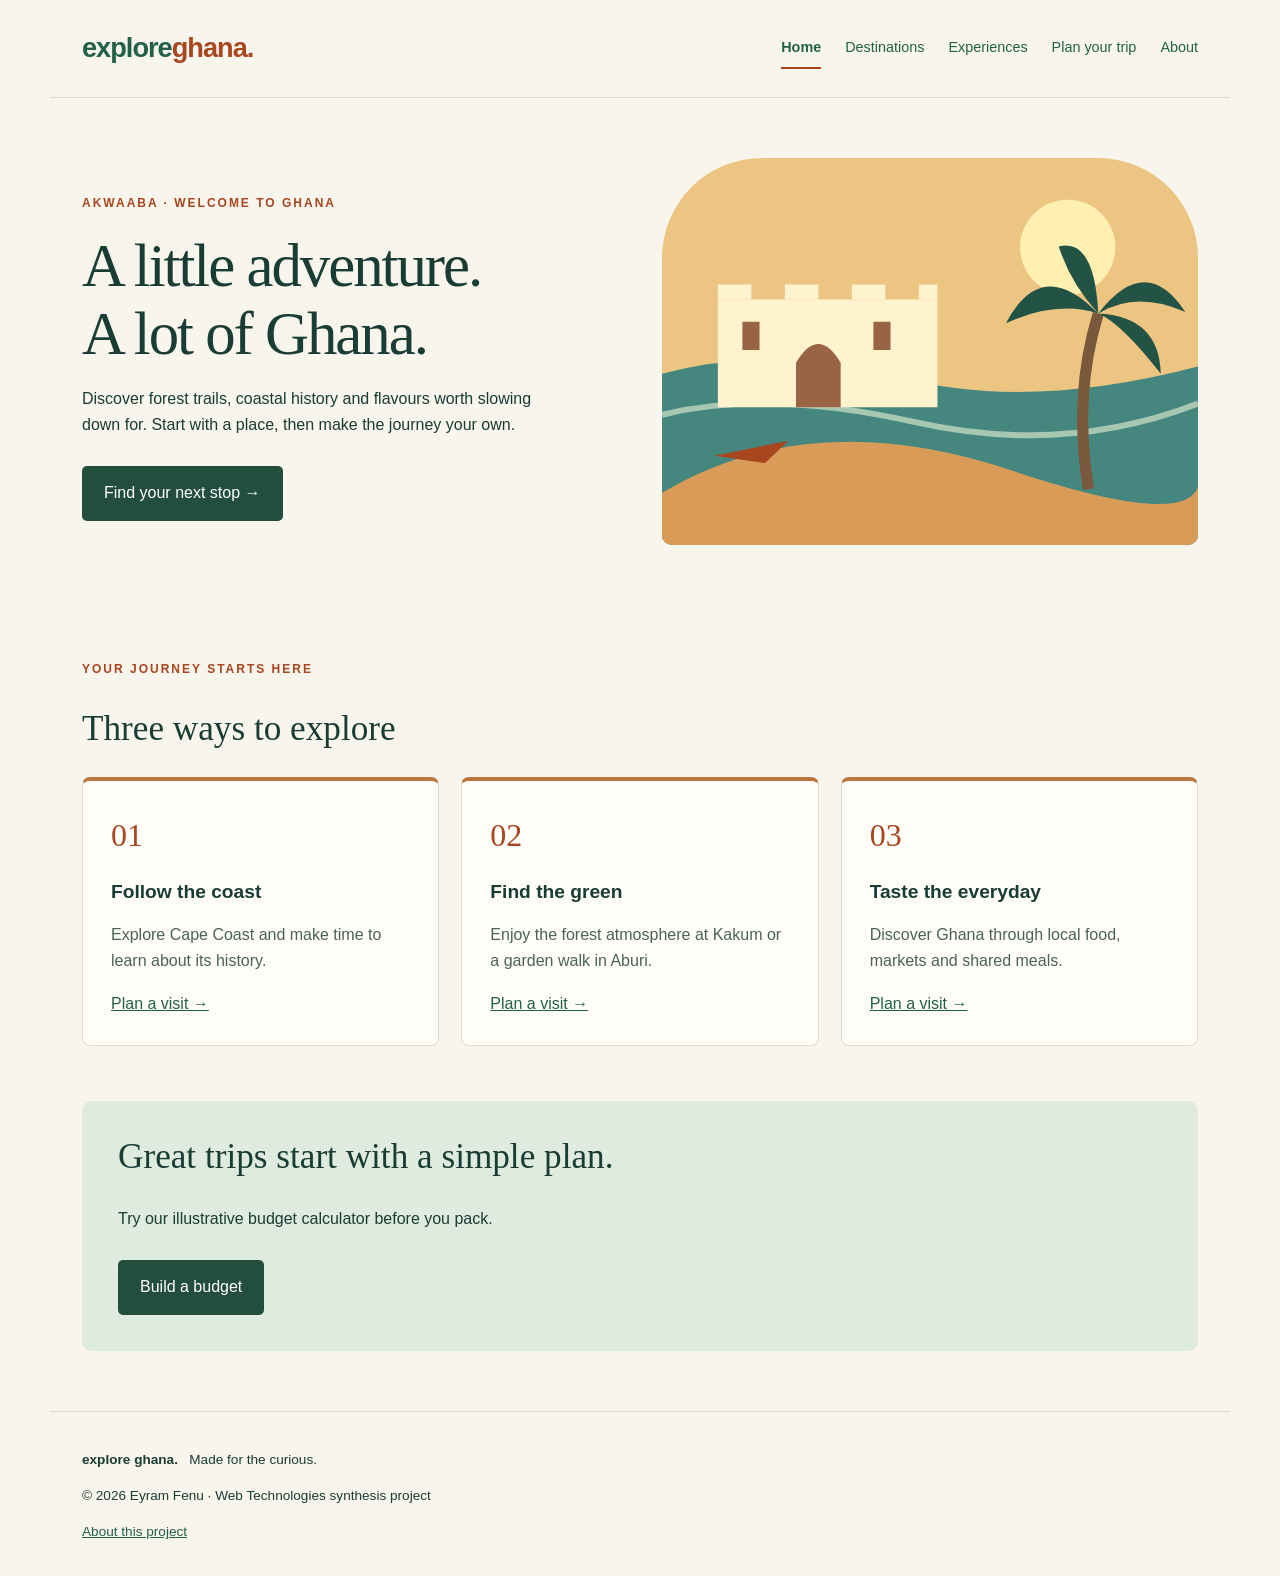
<file: index.html>
<!DOCTYPE html>
<html lang="en"><head><meta charset="UTF-8"><meta name="viewport" content="width=device-width, initial-scale=1.0"><meta name="description" content="Explore Ghana: destination ideas and a simple student travel planning tool."><title>Home | Explore Ghana</title><link rel="stylesheet" href="css/style.css"></head>
<body><a class="skip" href="#main">Skip to content</a><header><a class="brand" href="index.html">explore<span>ghana.</span></a><nav aria-label="Main navigation"><a href="index.html" aria-current="page">Home</a><a href="destinations.html">Destinations</a><a href="experiences.html">Experiences</a><a href="plan.html">Plan your trip</a><a href="about.html">About</a></nav></header><main id="main"><section class="hero"><div><p class="eyebrow">AKWAABA · WELCOME TO GHANA</p><h1>A little adventure.<br>A lot of Ghana.</h1><p>Discover forest trails, coastal history and flavours worth slowing down for. Start with a place, then make the journey your own.</p><a class="button" href="destinations.html">Find your next stop &rarr;</a></div><img src="images/coast.svg" alt="Illustration of a Ghanaian coastal fort, palm tree and ocean" width="720" height="520"></section><section><p class="eyebrow">YOUR JOURNEY STARTS HERE</p><h2>Three ways to explore</h2><div class="cards"><article class="card"><span class="number">01</span><h3>Follow the coast</h3><p>Explore Cape Coast and make time to learn about its history.</p><a href="plan.html">Plan a visit &rarr;</a></article><article class="card"><span class="number">02</span><h3>Find the green</h3><p>Enjoy the forest atmosphere at Kakum or a garden walk in Aburi.</p><a href="plan.html">Plan a visit &rarr;</a></article><article class="card"><span class="number">03</span><h3>Taste the everyday</h3><p>Discover Ghana through local food, markets and shared meals.</p><a href="plan.html">Plan a visit &rarr;</a></article></div></section><aside class="banner"><h2>Great trips start with a simple plan.</h2><p>Try our illustrative budget calculator before you pack.</p><a class="button" href="plan.html">Build a budget</a></aside></main><footer><p><strong>explore ghana.</strong> &nbsp; Made for the curious.</p><p>&copy; 2026 Eyram Fenu · Web Technologies synthesis project</p><a href="about.html">About this project</a></footer></body></html>
</file>
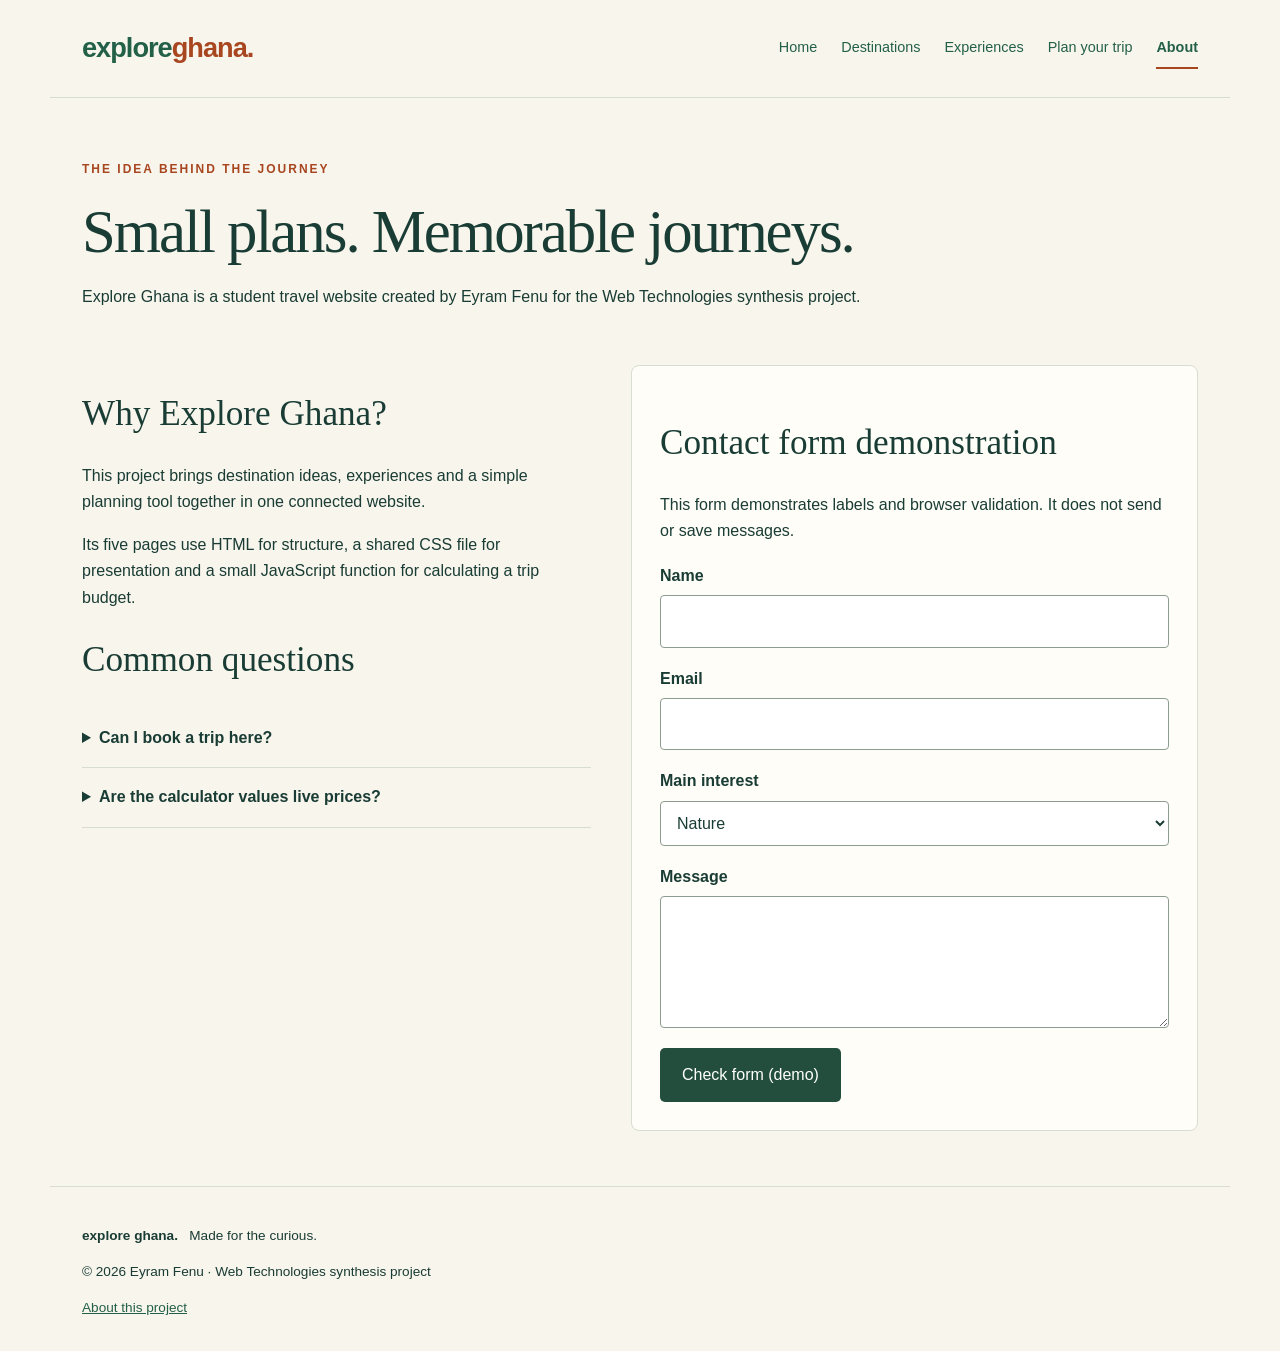
<file: about.html>
<!DOCTYPE html>
<html lang="en"><head><meta charset="UTF-8"><meta name="viewport" content="width=device-width, initial-scale=1.0"><meta name="description" content="Explore Ghana: destination ideas and a simple student travel planning tool."><title>About | Explore Ghana</title><link rel="stylesheet" href="css/style.css"></head>
<body><a class="skip" href="#main">Skip to content</a><header><a class="brand" href="index.html">explore<span>ghana.</span></a><nav aria-label="Main navigation"><a href="index.html">Home</a><a href="destinations.html">Destinations</a><a href="experiences.html">Experiences</a><a href="plan.html">Plan your trip</a><a href="about.html" aria-current="page">About</a></nav></header><main id="main"><section class="page-intro"><p class="eyebrow">THE IDEA BEHIND THE JOURNEY</p><h1>Small plans. Memorable journeys.</h1><p>Explore Ghana is a student travel website created by Eyram Fenu for the Web Technologies synthesis project.</p></section><section class="split"><div><h2>Why Explore Ghana?</h2><p>This project brings destination ideas, experiences and a simple planning tool together in one connected website.</p><p>Its five pages use HTML for structure, a shared CSS file for presentation and a small JavaScript function for calculating a trip budget.</p><h2>Common questions</h2><details><summary>Can I book a trip here?</summary><p>This is an educational project. It does not process bookings or payments.</p></details><details><summary>Are the calculator values live prices?</summary><p>No. They are editable example values for practising a budget calculation.</p></details></div><aside class="panel"><h2>Contact form demonstration</h2><p>This form demonstrates labels and browser validation. It does not send or save messages.</p><form action="about.html" method="get"><label for="name">Name</label><input id="name" type="text" required><label for="email">Email</label><input id="email" type="email" required><label for="interest">Main interest</label><select id="interest"><option>Nature</option><option>History</option><option>Food</option></select><label for="message">Message</label><textarea id="message" rows="4" required></textarea><button type="submit" class="button">Check form (demo)</button></form></aside></section></main><footer><p><strong>explore ghana.</strong> &nbsp; Made for the curious.</p><p>&copy; 2026 Eyram Fenu · Web Technologies synthesis project</p><a href="about.html">About this project</a></footer></body></html>
</file>
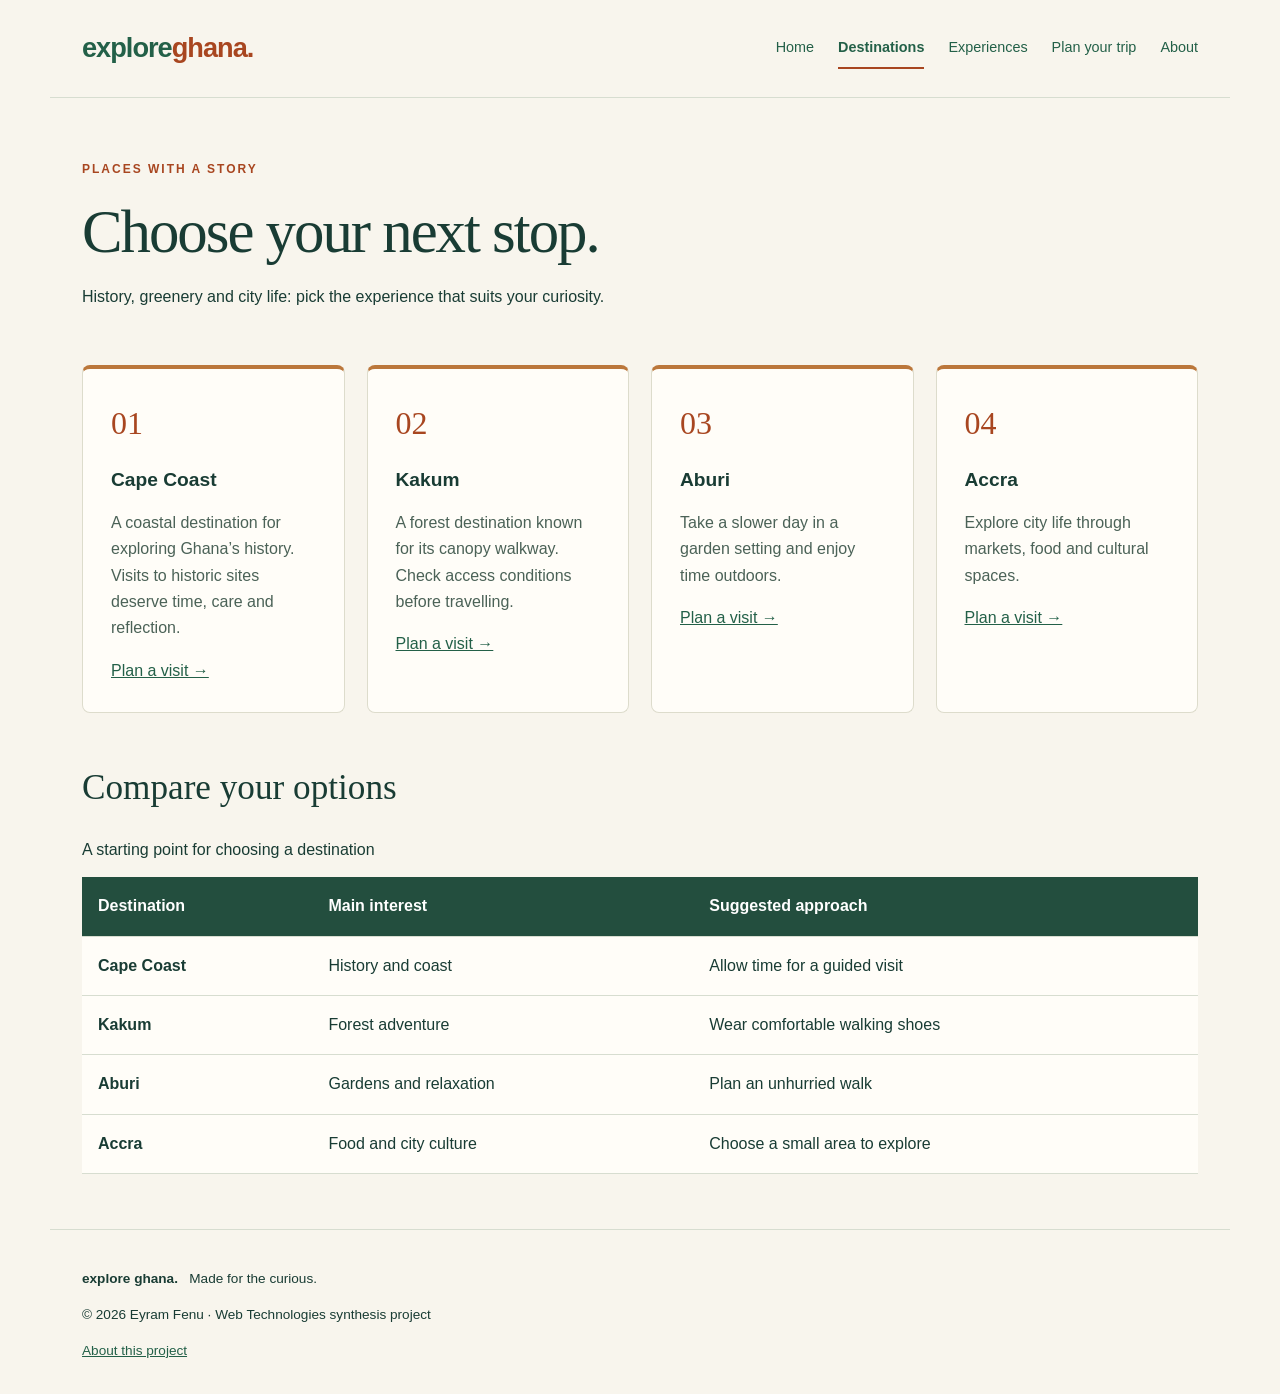
<file: destinations.html>
<!DOCTYPE html>
<html lang="en"><head><meta charset="UTF-8"><meta name="viewport" content="width=device-width, initial-scale=1.0"><meta name="description" content="Explore Ghana: destination ideas and a simple student travel planning tool."><title>Destinations | Explore Ghana</title><link rel="stylesheet" href="css/style.css"></head>
<body><a class="skip" href="#main">Skip to content</a><header><a class="brand" href="index.html">explore<span>ghana.</span></a><nav aria-label="Main navigation"><a href="index.html">Home</a><a href="destinations.html" aria-current="page">Destinations</a><a href="experiences.html">Experiences</a><a href="plan.html">Plan your trip</a><a href="about.html">About</a></nav></header><main id="main"><section class="page-intro"><p class="eyebrow">PLACES WITH A STORY</p><h1>Choose your next stop.</h1><p>History, greenery and city life: pick the experience that suits your curiosity.</p></section><section><div class="cards"><article class="card"><span class="number">01</span><h3>Cape Coast</h3><p>A coastal destination for exploring Ghana’s history. Visits to historic sites deserve time, care and reflection.</p><a href="plan.html">Plan a visit &rarr;</a></article><article class="card"><span class="number">02</span><h3>Kakum</h3><p>A forest destination known for its canopy walkway. Check access conditions before travelling.</p><a href="plan.html">Plan a visit &rarr;</a></article><article class="card"><span class="number">03</span><h3>Aburi</h3><p>Take a slower day in a garden setting and enjoy time outdoors.</p><a href="plan.html">Plan a visit &rarr;</a></article><article class="card"><span class="number">04</span><h3>Accra</h3><p>Explore city life through markets, food and cultural spaces.</p><a href="plan.html">Plan a visit &rarr;</a></article></div></section><section><h2>Compare your options</h2><div class="table-wrap"><table><caption>A starting point for choosing a destination</caption><thead><tr><th scope="col">Destination</th><th scope="col">Main interest</th><th scope="col">Suggested approach</th></tr></thead><tbody><tr><th scope="row">Cape Coast</th><td>History and coast</td><td>Allow time for a guided visit</td></tr><tr><th scope="row">Kakum</th><td>Forest adventure</td><td>Wear comfortable walking shoes</td></tr><tr><th scope="row">Aburi</th><td>Gardens and relaxation</td><td>Plan an unhurried walk</td></tr><tr><th scope="row">Accra</th><td>Food and city culture</td><td>Choose a small area to explore</td></tr></tbody></table></div></section></main><footer><p><strong>explore ghana.</strong> &nbsp; Made for the curious.</p><p>&copy; 2026 Eyram Fenu · Web Technologies synthesis project</p><a href="about.html">About this project</a></footer></body></html>
</file>
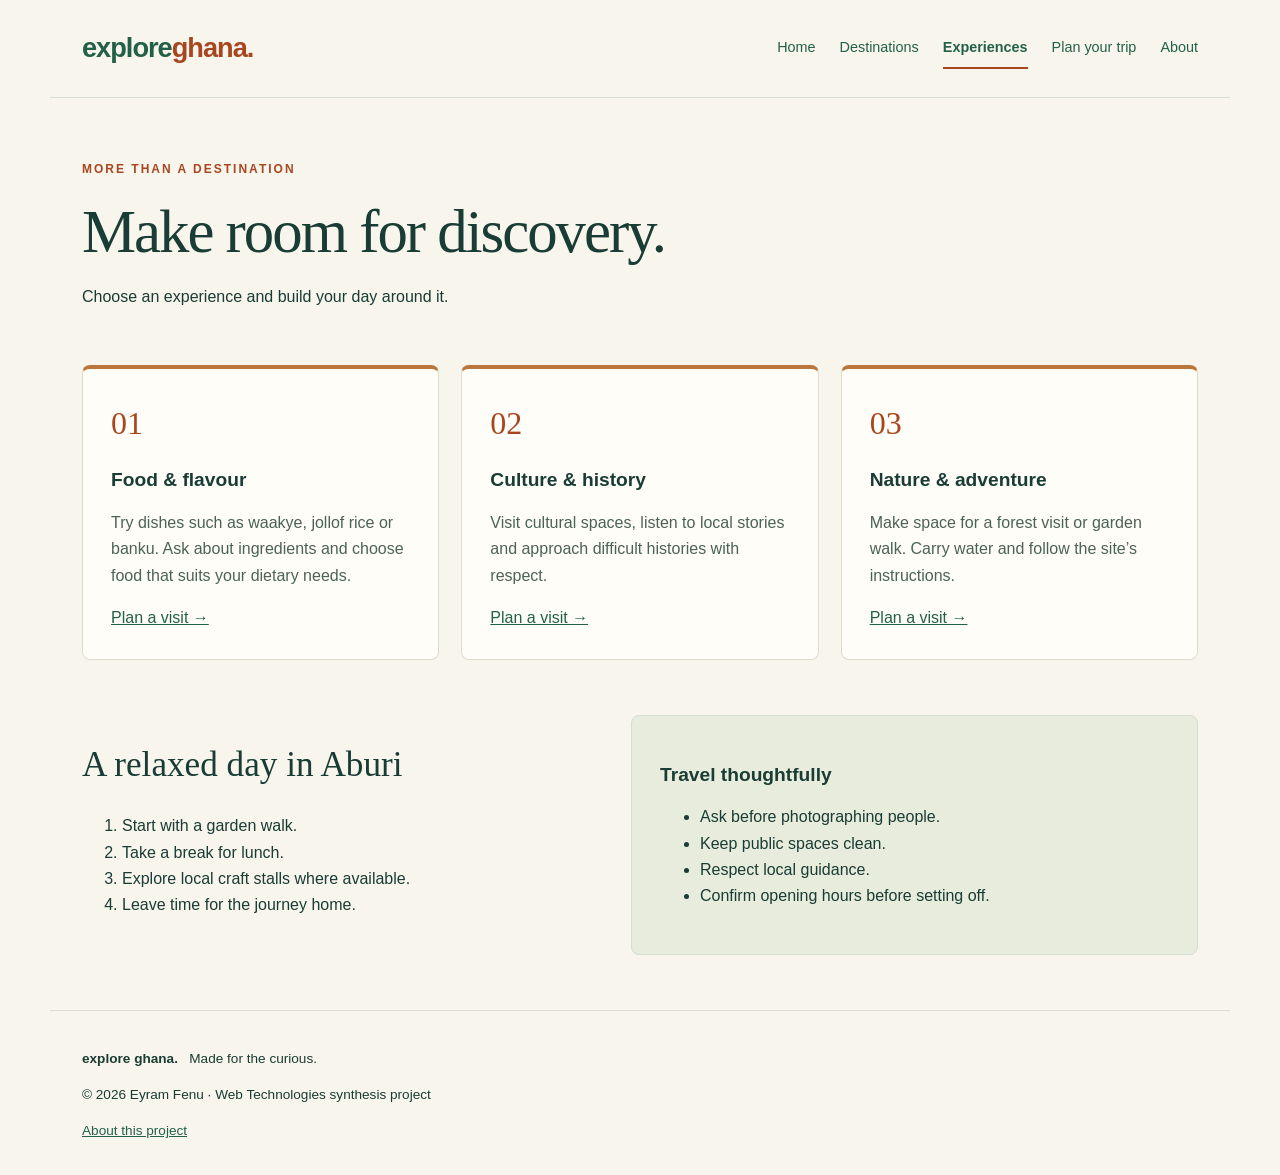
<file: experiences.html>
<!DOCTYPE html>
<html lang="en"><head><meta charset="UTF-8"><meta name="viewport" content="width=device-width, initial-scale=1.0"><meta name="description" content="Explore Ghana: destination ideas and a simple student travel planning tool."><title>Experiences | Explore Ghana</title><link rel="stylesheet" href="css/style.css"></head>
<body><a class="skip" href="#main">Skip to content</a><header><a class="brand" href="index.html">explore<span>ghana.</span></a><nav aria-label="Main navigation"><a href="index.html">Home</a><a href="destinations.html">Destinations</a><a href="experiences.html" aria-current="page">Experiences</a><a href="plan.html">Plan your trip</a><a href="about.html">About</a></nav></header><main id="main"><section class="page-intro"><p class="eyebrow">MORE THAN A DESTINATION</p><h1>Make room for discovery.</h1><p>Choose an experience and build your day around it.</p></section><section><div class="cards"><article class="card"><span class="number">01</span><h3>Food & flavour</h3><p>Try dishes such as waakye, jollof rice or banku. Ask about ingredients and choose food that suits your dietary needs.</p><a href="plan.html">Plan a visit &rarr;</a></article><article class="card"><span class="number">02</span><h3>Culture & history</h3><p>Visit cultural spaces, listen to local stories and approach difficult histories with respect.</p><a href="plan.html">Plan a visit &rarr;</a></article><article class="card"><span class="number">03</span><h3>Nature & adventure</h3><p>Make space for a forest visit or garden walk. Carry water and follow the site’s instructions.</p><a href="plan.html">Plan a visit &rarr;</a></article></div></section><section class="split"><div><h2>A relaxed day in Aburi</h2><ol><li>Start with a garden walk.</li><li>Take a break for lunch.</li><li>Explore local craft stalls where available.</li><li>Leave time for the journey home.</li></ol></div><aside class="note"><h3>Travel thoughtfully</h3><ul><li>Ask before photographing people.</li><li>Keep public spaces clean.</li><li>Respect local guidance.</li><li>Confirm opening hours before setting off.</li></ul></aside></section></main><footer><p><strong>explore ghana.</strong> &nbsp; Made for the curious.</p><p>&copy; 2026 Eyram Fenu · Web Technologies synthesis project</p><a href="about.html">About this project</a></footer></body></html>
</file>
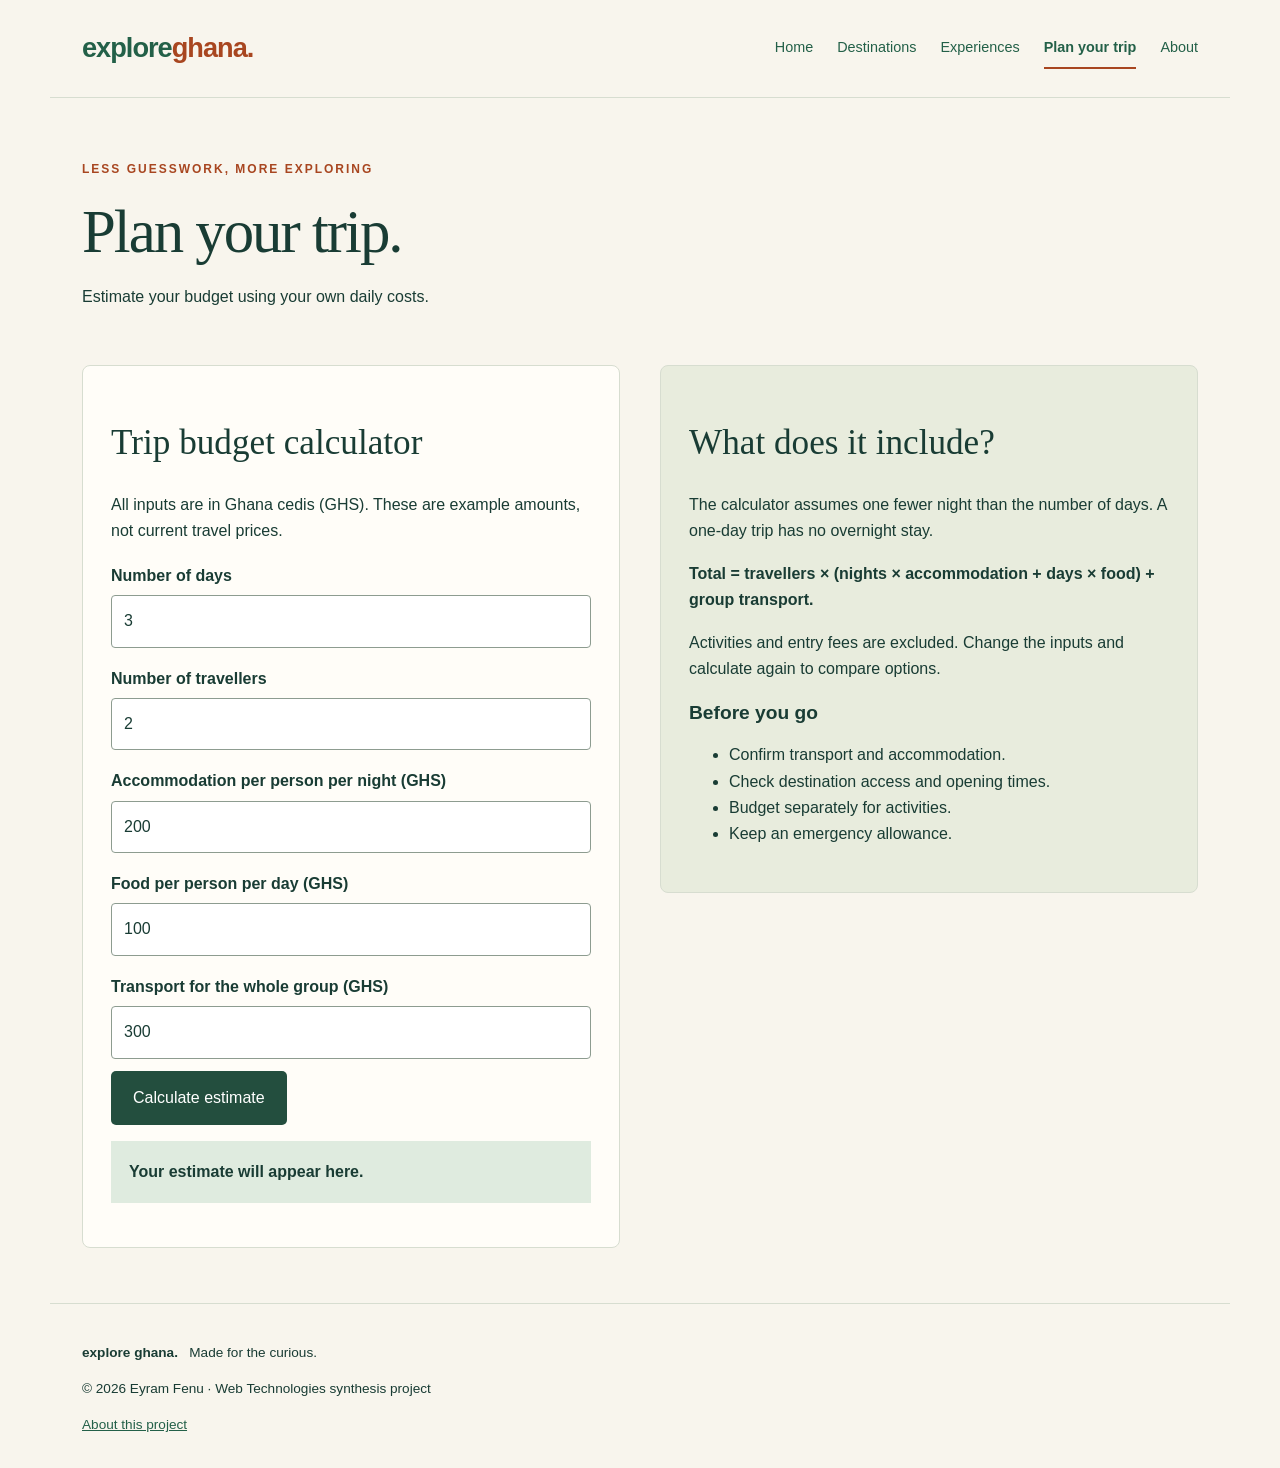
<file: plan.html>
<!DOCTYPE html>
<html lang="en"><head><meta charset="UTF-8"><meta name="viewport" content="width=device-width, initial-scale=1.0"><meta name="description" content="Explore Ghana: destination ideas and a simple student travel planning tool."><title>Plan your trip | Explore Ghana</title><link rel="stylesheet" href="css/style.css"><script src="js/script.js" defer></script></head>
<body><a class="skip" href="#main">Skip to content</a><header><a class="brand" href="index.html">explore<span>ghana.</span></a><nav aria-label="Main navigation"><a href="index.html">Home</a><a href="destinations.html">Destinations</a><a href="experiences.html">Experiences</a><a href="plan.html" aria-current="page">Plan your trip</a><a href="about.html">About</a></nav></header><main id="main"><section class="page-intro"><p class="eyebrow">LESS GUESSWORK, MORE EXPLORING</p><h1>Plan your trip.</h1><p>Estimate your budget using your own daily costs.</p></section><section class="split"><div class="panel"><h2>Trip budget calculator</h2><p>All inputs are in Ghana cedis (GHS). These are example amounts, not current travel prices.</p><form id="budget-form" onsubmit="calculateBudget(); return false;"><label for="days">Number of days</label><input id="days" type="number" min="1" max="365" step="1" value="3" required><label for="travellers">Number of travellers</label><input id="travellers" type="number" min="1" max="100" step="1" value="2" required><label for="stay">Accommodation per person per night (GHS)</label><input id="stay" type="number" min="0" max="1000000" step="0.01" value="200" required><label for="food">Food per person per day (GHS)</label><input id="food" type="number" min="0" max="1000000" step="0.01" value="100" required><label for="transport">Transport for the whole group (GHS)</label><input id="transport" type="number" min="0" max="1000000" step="0.01" value="300" required><button class="button" type="submit">Calculate estimate</button></form><p id="result" class="result" aria-live="polite">Your estimate will appear here.</p></div><aside class="note"><h2>What does it include?</h2><p>The calculator assumes one fewer night than the number of days. A one-day trip has no overnight stay.</p><p><strong>Total = travellers × (nights × accommodation + days × food) + group transport.</strong></p><p>Activities and entry fees are excluded. Change the inputs and calculate again to compare options.</p><h3>Before you go</h3><ul><li>Confirm transport and accommodation.</li><li>Check destination access and opening times.</li><li>Budget separately for activities.</li><li>Keep an emergency allowance.</li></ul></aside></section></main><footer><p><strong>explore ghana.</strong> &nbsp; Made for the curious.</p><p>&copy; 2026 Eyram Fenu · Web Technologies synthesis project</p><a href="about.html">About this project</a></footer></body></html>
</file>
<file: css/style.css>
/* Shared stylesheet: every HTML page links to this file. */
* { box-sizing: border-box; }
body { margin: 0; background: #f8f5ed; color: #193c34; font-family: Arial, sans-serif; line-height: 1.65; }
a { color: #236048; }
a:hover { color: #9a401b; }
header, main, footer { max-width: 1180px; margin: auto; padding: 0 32px; }
header { display: flex; justify-content: space-between; align-items: center; flex-wrap: wrap; gap: 20px; padding-top: 26px; padding-bottom: 26px; border-bottom: 1px solid #d7ddd0; }
.brand { font-size: 1.7rem; font-weight: bold; text-decoration: none; letter-spacing: -1px; }
.brand span { color: #a84620; }
nav { display: flex; flex-wrap: wrap; gap: 24px; }
nav a { text-decoration: none; font-size: 0.9rem; padding: 8px 0; }
nav a[aria-current="page"] { border-bottom: 2px solid #a84620; font-weight: bold; }
h1,h2,h3 { line-height: 1.12; }
h1 { font-family: Georgia, serif; font-size: 3.8rem; font-weight: normal; margin: 18px 0; letter-spacing: -2px; }
h2 { font-family: Georgia, serif; font-size: 2.2rem; font-weight: normal; }
h3 { font-size: 1.2rem; }
.eyebrow { font-size: 0.75rem; font-weight: bold; letter-spacing: 2px; color: #a84620; }
.hero { display: flex; align-items: center; gap: 40px; padding: 60px 0; }
.hero > div { flex: 1; }
.hero img { width: 48%; height: auto; border-radius: 100px 100px 10px 10px; }
.hero p { max-width: 450px; }
.button { display: inline-block; border: 0; background: #234e3e; color: white; padding: 14px 22px; border-radius: 5px; text-decoration: none; font: inherit; cursor: pointer; margin-top: 12px; }
.button:hover { background: #a84620; color: white; }
section { margin-bottom: 55px; }
.cards { display: flex; flex-wrap: wrap; gap: 22px; }
.card { flex: 1 1 240px; padding: 28px; background: #fffdf8; border: 1px solid #dddccc; border-top: 4px solid #bb773b; border-radius: 8px; }
.card p { color: #4b6257; }
.number { font-family: Georgia, serif; font-size: 2rem; color: #a84620; }
.banner { background: #dfebdf; padding: 36px; border-radius: 10px; margin-bottom: 60px; }
.banner h2 { margin-top: 0; }
.page-intro { padding-top: 50px; max-width: 800px; }
.split { display: flex; gap: 40px; align-items: flex-start; }
.split > * { flex: 1; min-width: 0; }
.panel,.note { padding: 28px; border-radius: 8px; background: #fffdf8; border: 1px solid #d7ddd0; }
.note { background: #e8ecdd; }
label { display: block; font-weight: bold; margin: 18px 0 6px; }
input,select,textarea { width: 100%; padding: 12px; border: 1px solid #8d9c90; border-radius: 4px; font: inherit; background: white; color: #193c34; }
.result { padding: 18px; background: #dfebdf; font-weight: bold; }
.table-wrap { overflow-x: auto; }
table { border-collapse: collapse; width: 100%; background: #fffdf8; }
caption { text-align: left; padding-bottom: 14px; }
th,td { text-align: left; padding: 16px; border-bottom: 1px solid #d7ddd0; }
thead { background: #234e3e; color: white; }
details { padding: 16px 0; border-bottom: 1px solid #d7ddd0; }
summary { font-weight: bold; cursor: pointer; }
footer { border-top: 1px solid #d7ddd0; padding-top: 24px; padding-bottom: 32px; font-size: 0.85rem; }
:focus-visible { outline: 3px solid #a84620; outline-offset: 4px; }
.skip { position: absolute; left: -9999px; }
.skip:focus { left: 12px; top: 12px; background: white; padding: 12px; }
/* A narrower screen stacks the two-column sections. */
@media (max-width: 760px) { header,main,footer { padding-left: 20px; padding-right: 20px; } nav { gap: 16px; } h1 { font-size: 2.7rem; } .hero,.split { flex-direction: column; } .hero img { width: 100%; } .hero { padding: 36px 0; } .split > * { width: 100%; } }
</file>
